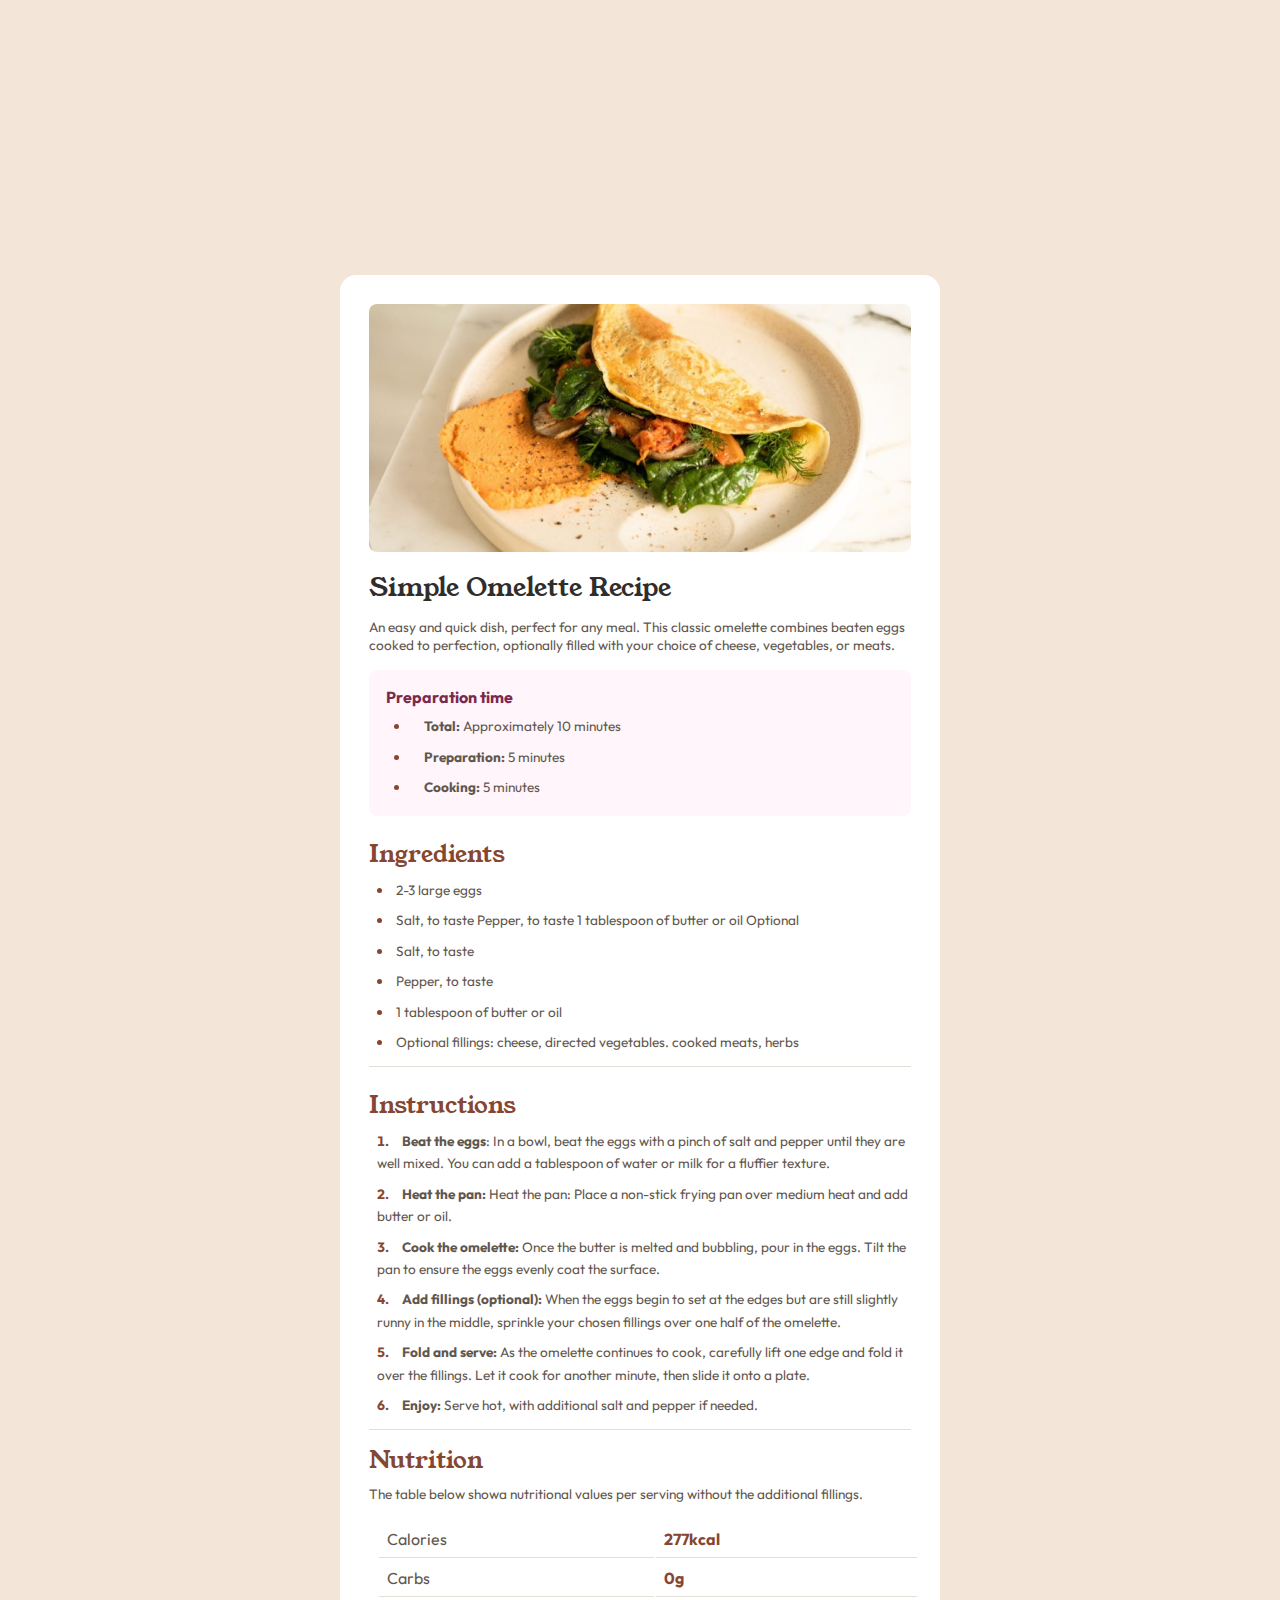
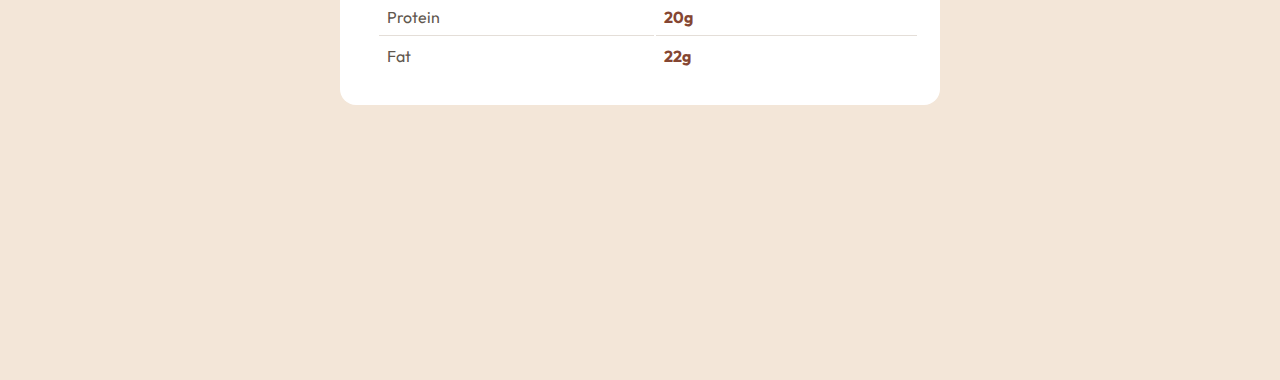
<file: recipe-page-main/index.html>
<!DOCTYPE html>
<html lang="en">
  <head>
    <meta charset="UTF-8" />
    <meta name="viewport" content="width=device-width, initial-scale=1.0" />
    <!-- displays site properly based on user's device -->

    <link
      rel="icon"
      type="image/png"
      sizes="32x32"
      href="./assets/images/favicon-32x32.png"
    />
    <link rel="stylesheet" href="style.css" />

    <title>Frontend Mentor | Recipe page</title>

    <!-- Feel free to remove these styles or customise in your own stylesheet 👍 -->
    <style>
      .attribution {
        font-size: 11px;
        text-align: center;
      }
      .attribution a {
        color: hsl(228, 45%, 44%);
      }
    </style>
  </head>
  <body>
    <main>
      <div class="meal-ds">
        <div class="main-image">
          <img src="./assets/images/image-omelette.jpeg" alt="meal image" />
        </div>
        <h2 class="meal-heading">Simple Omelette Recipe</h2>
        <p class="meal-ds-p">
          An easy and quick dish, perfect for any meal. This classic omelette
          combines beaten eggs cooked to perfection, optionally filled with your
          choice of cheese, vegetables, or meats.
        </p>
      </div>

      <section class="meal-prep-time">
        <h3 class="meal-prep-heading">Preparation time</h3>
        <ul class="meal-prep-list">
          <li><span>Total:</span> Approximately 10 minutes</li>
          <li><span>Preparation:</span> 5 minutes</li>
          <li><span>Cooking:</span> 5 minutes</li>
        </ul>
      </section>
      <section class="ingredient">
        <h2 class="ingredient-heading">Ingredients</h2>
        <ul class="ingredient-list">
          <li>2-3 large eggs</li>
          <li>
            Salt, to taste Pepper, to taste 1 tablespoon of butter or oil
            Optional
          </li>
          <li>Salt, to taste</li>
          <li>Pepper, to taste</li>
          <li>1 tablespoon of butter or oil</li>
          <li>
            Optional fillings: cheese, directed vegetables. cooked meats, herbs
          </li>
        </ul>
      </section>
      <section class="instruction">
        <h2 class="instruction-heading">Instructions</h2>
        <ol class="instruction-list">
          <li>
            <span>Beat the eggs</span>: In a bowl, beat the eggs with a pinch of
            salt and pepper until they are well mixed. You can add a tablespoon
            of water or milk for a fluffier texture.
          </li>
          <li>
            <span>Heat the pan:</span> Heat the pan: Place a non-stick frying
            pan over medium heat and add butter or oil.
          </li>
          <li>
            <span>Cook the omelette:</span> Once the butter is melted and
            bubbling, pour in the eggs. Tilt the pan to ensure the eggs evenly
            coat the surface.
          </li>
          <li>
            <span>Add fillings (optional):</span> When the eggs begin to set at
            the edges but are still slightly runny in the middle, sprinkle your
            chosen fillings over one half of the omelette.
          </li>
          <li>
            <span>Fold and serve:</span> As the omelette continues to cook,
            carefully lift one edge and fold it over the fillings. Let it cook
            for another minute, then slide it onto a plate.
          </li>
          <li>
            <span>Enjoy: </span> Serve hot, with additional salt and pepper if
            needed.
          </li>
        </ol>
      </section>
      <section class="nutrition">
        <h2>Nutrition</h2>
        <p>
          The table below showa nutritional values per serving without the
          additional fillings.
        </p>
        <table class="nutrition-table">
          <tr>
            <td>Calories</td>
            <td>277kcal</td>
          </tr>
          <tr>
            <td>Carbs</td>
            <td>0g</td>
          </tr>
          <tr>
            <td>Protein</td>
            <td>20g</td>
          </tr>
          <tr>
            <td>Fat</td>
            <td>22g</td>
          </tr>
        </table>
      </section>
    </main>

    <!-- <div class="attribution">
      Challenge by
      <a href="https://www.frontendmentor.io?ref=challenge" target="_blank"
        >Frontend Mentor</a
      >. Coded by <a href="#">Your Name Here</a>.
    </div> -->
  </body>
</html>
</file>
<file: recipe-page-main/style.css>
@import url("https://fonts.googleapis.com/css2?family=Outfit:wght@100..900&family=Young+Serif&display=swap");
:root {
  --neutrawhite: hsl(0, 0%, 100%);
  --neutraRS: hsl(330, 100%, 98%);
  --Eggshell: hsl(30, 54%, 90%);
  --Light-Grey: hsl(30, 18%, 87%);
  --Wenge-Brown: hsl(30, 10%, 34%);
  --DarkCharcoal: hsl(24, 5%, 18%);
  --nutmeg: hsl(14, 45%, 36%);
  --darkraspberry: #7b284f;
}
* {
  margin: 0;
  padding: 0;
  box-sizing: border-box;
}
body {
  background-color: var(--Eggshell);
  display: flex;
  align-items: center;
  justify-content: center;
  height: 220vh;
}
section {
  padding: 0.8rem 0;
  width: 100%;
}

h2 {
  font-family: "Young Serif";
  font-weight: 400;
  color: var(--nutmeg);
}
.meal-ds h2 {
  color: hsl(24, 5%, 18%);
  font-size: 1.6rem;
  font-weight: 500;
  margin: 0.8rem 0;
}
p {
  color: var(--Wenge-Brown);
  font-size: 0.85rem;
  margin-bottom: 1rem;
}
p,
li {
  font-family: "Outfit";
}
h3 {
  font-family: "Outfit";
  font-size: 1rem;
  color: #7b284f;
}
ul,
ol {
  list-style-position: inside;
  padding-left: 0.5rem;
  width: 100%;
}
li {
  color: var(--Wenge-Brown);
  font-size: 0.85rem;
  margin: 0.5rem 0 0;
  width: 100%;
  line-height: 1.4rem;
}
li::marker {
  color: var(--nutmeg);
  font-weight: bold;
}

span {
  font-size: 0.85rem;
  font-weight: 700;
  color: var(--Wenge-Brown);
  padding-left: 10px;
}
img {
  width: 100%;
  height: 100%;
  object-fit: contain;
  border-radius: 0.5rem;
}

main {
  background-color: var(--neutrawhite);
  max-width: 600px;
  display: flex;
  flex-direction: column;
  align-items: flex-start;
  justify-content: center;
  padding: 1.8rem;
  border-radius: 1rem;
}
.meal-prep-time {
  background-color: var(--neutraRS);
  width: 100%;
  padding: 1.1rem;
  border-radius: 0.5rem;
}
.meal-ds h1 {
  margin: 1rem 0;
  font-weight: bold;
  font-size: 1.8rem;
}

.ingredient,
.instruction {
  border-bottom: 1px solid var(--Light-Grey);
  margin-top: 0.5rem;
}

.nutrition h2 {
  margin-bottom: 0.5rem;
}
.nutrition table {
  font-family: "Outfit";
  font-weight: 400;
  color: var(--nutmeg);
  width: 100%;
  margin: 0.5rem;
  margin-bottom: 0;
}
.nutrition td {
  border-bottom: 1px solid var(--Light-Grey);
}
.nutrition tr:nth-child(4) td {
  border: none;
}
.nutrition tr,
.nutrition td {
  padding: 8px;
}
td:nth-child(1) {
  color: var(--Wenge-Brown);
}
td:nth-child(2) {
  font-weight: bold;
}
.nutrition {
  padding-bottom: 0;
}
</file>
